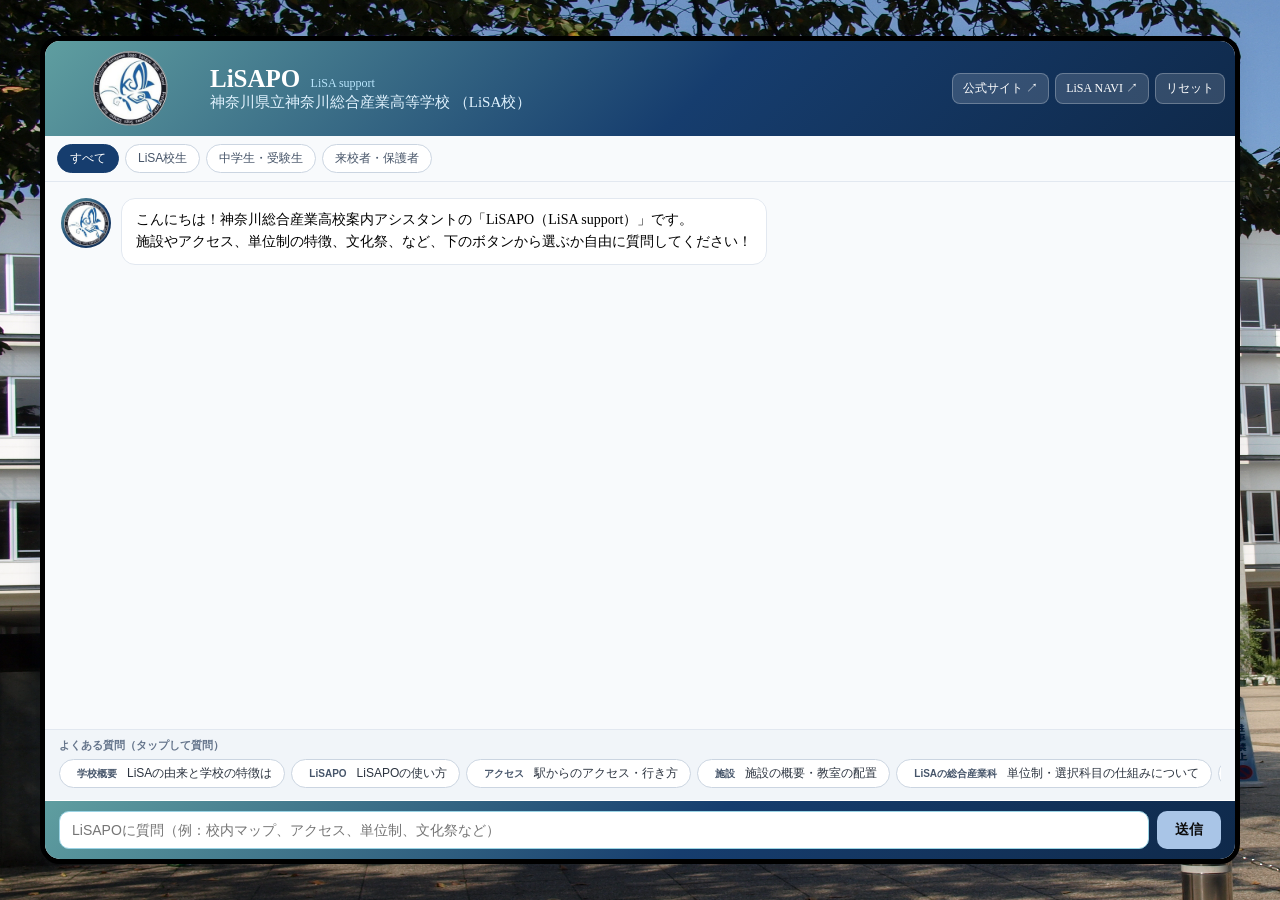
<file: index.html>
<!DOCTYPE html>
<html lang="ja">
<head>
  <meta charset="UTF-8"/>
  <meta name="viewport" content="width=device-width, initial-scale=1.0"/>
  <meta property="og:title" content="LiSAPO (LiSA support) ">
  <meta property="og:description" content="LiSA校への疑問、学校生活を来校者や受験する中学生にもわかりやすく聞けるチャットBotです！">
  <meta property="og:url" content="https://lisapo-bot.github.io/LiSAPO/">
  <meta property="og:type" content="website">
  <meta property="og:site_name" content="LiSAPO">
  <title>LiSAPO (LiSA support) | LiSA校</title>
  <link rel="stylesheet" href="index.css?v=2" />
</head>
<body>
  <div class="app">
    <header class="header">
      <div class="header-left">
        <div class="logo"><img src="LiSA.png" alt="logo" class="picture1"></div>
        <div>
          <h1 class="title">LiSAPO <span>LiSA support</span></h1>
          <p class="subtitle">神奈川県立神奈川総合産業高等学校 （LiSA校）</p>
        </div>
      </div>
      <div class="header-actions">
        <a href="https://www.pen-kanagawa.ed.jp/kanagawasogosangyo-h/zennichi/index.html" target="_blank" rel="noopener noreferrer" class="btn-link">公式サイト ↗</a>
        <a href="https://lisanavi.github.io/map/" target="_blank" rel="noopener noreferrer" class="btn-link">LiSA NAVI ↗</a>
        <button onclick="resetChat()" class="btn-reset">リセット</button>
      </div>
    </header>

    <nav class="tabs" aria-label="対象者切り替え">
      <button onclick="setRole('all')" id="tab-all" class="tab active">すべて</button>
      <button onclick="setRole('current_student')" id="tab-current_student" class="tab">LiSA校生</button>
      <button onclick="setRole('student_prospect')" id="tab-student_prospect" class="tab">中学生・受験生</button>
      <button onclick="setRole('visitor')" id="tab-visitor" class="tab">来校者・保護者</button>
    </nav>

    <main id="chat-messages" class="messages"></main>

    <div class="chips-area">
      <div class="chips-label">よくある質問（タップして質問）</div>
      <div id="quick-chips" class="chips"></div>
    </div>

    <footer class="footer">
      <form onsubmit="handleSubmit(event)" class="form">
        <input type="text" id="user-input" placeholder="LiSAPOに質問（例：校内マップ、アクセス、単位制、文化祭など）" autocomplete="off" />
        <button type="submit">送信</button>
    </footer>
  </div>

  <script>
    const KNOWLEDGE_BASE = [
      {
        id: 'LiSA', category: '学校概要', roles: ['all','current_student','student_prospect','visitor'],
        q: 'LiSAの由来と学校の特徴は',
        kw: ['LiSA','lisa', 'リサ','りさ', '特徴', 'どんな学校', '総合産業', '由来', '意味'],
        a: '\nLiSAは Liberal（自由・教養）、Internationality（国際性）、\nScience & Arts（科学と芸術・技術）、Academy（学び舎）の頭文字です。\n全国唯一の「総合産業科（単位制）」を設置し、工学、情報、環境バイオ、科学、リベラルアーツ分野など\n幅広い選択科目から自分の時間割を組み立てられます！'
      },
      {
        id: 'LiSAPO', category: 'LiSAPO', roles: ['all','current_student','student_prospect','visitor'],
        q: 'LiSAPOの使い方',
        kw: ['LiSAPO','りさぽ','リサポ'],
        a: '\nLiSAPOはLiSA校への疑問、学校生活を来校者や受験する中学生にもわかりやすく聞けるチャットBotです！\n気軽に聞いてね！'
      },
      {
        id: 'access', category: 'アクセス', roles: ['all','current_student','student_prospect','visitor'],
        q: '駅からのアクセス・行き方',
        kw: ['アクセス', '駅', '行き方', '住所', '相模大野', '徒歩', '地図', '駐車場'],
        a: '\n・小田急線「相模大野駅」北口より徒歩約15分\n・住所：〒252-0307 神奈川県相模原市南区文京1丁目11−1\n※来校者用の駐車場はありませんので公共交通機関をご利用ください！'
      },
      {
        id: 'map', category: '施設', roles: ['all','current_student','student_prospect','visitor'],
        q: '施設の概要・教室の配置',
        kw: ['マップ', 'map', '校内図', '配置', '教室', '案内図', '場所', '東棟', '西棟'],
        a: '\n校内の施設や教室の配置は、デジタル校内マップ（LiSAナビ）から確認できます！\n・校内マップ：https://lisanavi.github.io/map/\nLiSAの施設の特徴として・一足制・全館空調完備・バリアフリー化などが挙げられます！\n【主なエリア】\n・1階 事務室、視聴覚室、会議室、食堂、体育館など\n・2階 一般学習室、ロッカースペース、更衣室\n・3階 一般学習室、進路相談室、コンピューター室、美術室\n・4階 一般学習室、音楽室、調理室、被服室\nなどなどの様々な教室あります！'
      },
      {
        id: 'credit', category: 'LiSAの総合産業科', roles: ['all','student_prospect','visitor'],
        q: '単位制・選択科目の仕組みについて',
        kw: ['単位', '選択科目','授業', '理系', '文系',],
        a: '\n学年制ではなく「単位制」です。1年次は共通科目を中心に学び、\n2・3年次は工学、情報、環境バイオ、科学、リベラルアーツ分野などの\n豊富な選択科目群から進路に合わせて履修できます！'
      },
      {
        id: 'rules', category: '校則・服装', roles: ['all','current_student','student_prospect','visitor'],
        q: '制服や校則について',
        kw: ['制服', '私服', '標準服', '校則', '髪型', 'スマホ', 'バイト', '服装'],
        a: '\n校則は他の高校と比べゆるく制服については式典など指定日以外は\n「標準服」または「私服※」のどちらでも登校可能です。（※TPOに合わせた服装）\n生徒の自主性・自律を重んじる校風です！\n詳しくは「公式サイト」の「生徒心得」をご確認ください'
      },
      {
        id: 'events', category: '学校行事', roles: ['all','current_student','student_prospect','visitor'],
        q: '文化祭などの行事は？',
        kw: ['文化祭','行事', '体育祭', '修学旅行', 'イベント'],
        a: '\n【主な行事】\n5月に行われる年次別の遠足では様々な場所で学びを得ます！\n(去年度は1年次はこどもの国2年次は班別自由行動で東京を散策3年次はディズニーへ)\n6月に行われる赤団、青団、緑団、黄団に分かれる体育祭ではリレーやダンスなどの楽しい種目を行います！\n9月では修学旅行に加え、文化祭（LiSA Papillon Festival）が開催されます\n文化祭ではクラス企画や文化部発表に加え、総合産業高校ならではの技術・研究展示が人気です！'
      },
      {
        id: 'activities', category: 'LiSA校生の活動', roles: ['all','student_prospect','visitor'],
        q: 'ボランティアや大会などの実績は？',
        kw: ['活動', 'かつどう', '生徒', 'せいと', 'ボランティア', 'コンテスト', '大会'],
        a: '\nLiSA校生はボランティアや大会に参加します！\nボランティアでは学校周辺の除草作業だったり地域貢献活動\nコンテストや大会では高校生モノづくりコンテストで優勝したりなどLiSA校生が躍進しています！'
      },
      {
        id: 'admission', category: '受験・説明会', roles: ['all','student_prospect'],
        q: '学校説明会や入試の情報は？',
        kw: ['入試', '受検', '受験', '説明会', 'オープンスクール', '体験入学', '倍率'],
        a: '\n夏〜秋にかけて学校説明会・体験授業が実施されます。\n具体的な日程や申込方法、入学者選抜の選考基準は「公式サイト」の「受験生の方へ」をご確認ください！'
      },
      {
        id: 'office', category: '欠席連絡の方法', roles: ['all','current_student'],
        q: '欠席連絡の方法は？',
        kw: ['事務室', '欠席', '遅刻'],
        a: '\n欠席・遅刻連絡は学校指定の連絡システム（または朝の受付時間に電話）で保護者からご連絡ください。\n詳しくは「公式サイト」をご確認ください'
      }
    ];

    let currentRole = 'all';
    const msgEl = document.getElementById('chat-messages');
    const chipsEl = document.getElementById('quick-chips');
    const inputEl = document.getElementById('user-input');

    function init() {
      renderChips();
      resetChat();
    }

    function resetChat() {
      msgEl.innerHTML = '';
      addMsg('bot', 'こんにちは！神奈川総合産業高校案内アシスタントの「LiSAPO（LiSA support）」です。\n施設やアクセス、単位制の特徴、文化祭、など、下のボタンから選ぶか自由に質問してください！');
    }

    function setRole(role) {
      currentRole = role;
      document.querySelectorAll('.tab').forEach(b => b.classList.remove('active'));
      document.getElementById('tab-' + role).classList.add('active');
      renderChips();
    }

    function renderChips() {
      const list = KNOWLEDGE_BASE.filter(i => currentRole === 'all' || i.roles.includes(currentRole));
      chipsEl.innerHTML = list.map(i => `<button type="button" class="chip" onclick="ask('${i.id}')"><span>${i.category}</span>${i.q}</button>`).join('');
    }

    function ask(id) {
      const item = KNOWLEDGE_BASE.find(k => k.id === id);
      if (!item) return;
      addMsg('user', item.q);
      setTimeout(() => addMsg('bot', item.a, item.category), 250);
    }

    function handleSubmit(e) {
      e.preventDefault();
      const text = inputEl.value.trim();
      if (!text) return;
      inputEl.value = '';
      addMsg('user', text);

      const q = text.toLowerCase();
      let best = null, max = 0;
      for (const item of KNOWLEDGE_BASE) {
        const score = item.kw.reduce((s, k) => s + (q.includes(k.toLowerCase()) ? k.length : 0), 0);
        if (score > max) { max = score; best = item; }
      }

      setTimeout(() => {
        if (best) addMsg('bot', best.a, best.category);
        else addMsg('bot', `\n「${text}」についての詳しい情報が見つかりませんでした。\n「校内マップ」「アクセス」「単位制」「文化祭」などのキーワードでお試しください。`, 'ご案内');
      }, 250);
    }

    function addMsg(sender, text, badge = '') {
      const escaped = text.replace(/&/g, '&').replace(/</g, '<').replace(/>/g, '>')
        .replace(/(https?:\/\/[^\s<]+)/g, '<a href="$1" target="_blank" rel="noopener noreferrer">$1</a>')
        .replace(/\n/g, '<br>');

      const div = document.createElement('div');
      div.className = `msg ${sender}`;
      div.innerHTML = sender === 'user'
        ? `<div class="bubble">${escaped}</div>`
        : `<div class="avatar"><img src="LiSA.png" alt="logo" class="picture2"></div><div class="bubble">${badge ? `<div class="badge">${badge}</div>` : ''}${escaped}</div>`;
      msgEl.appendChild(div);
      msgEl.scrollTop = msgEl.scrollHeight;
    }

    init();
  </script>
</body>
</html>
</file>
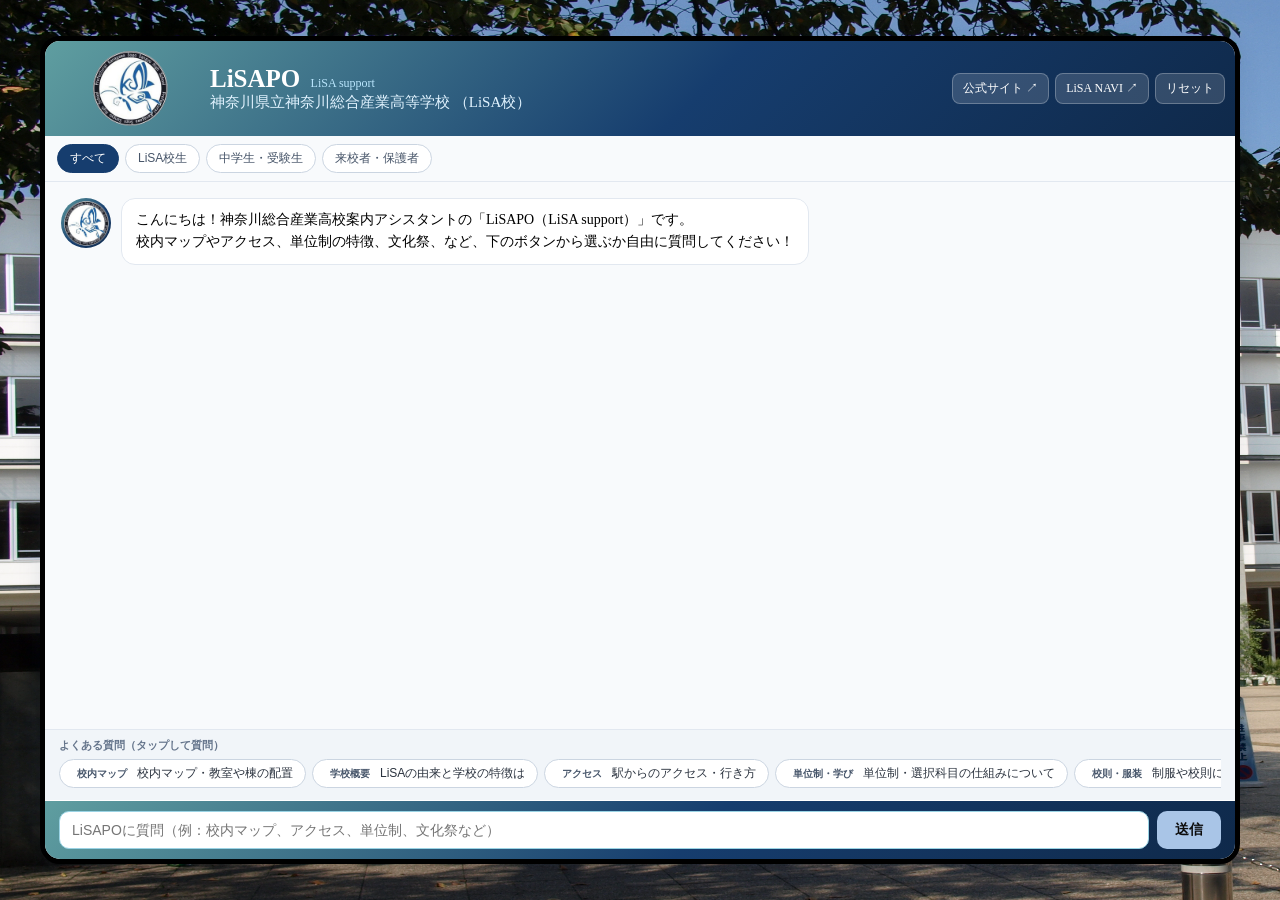
<file: LiSAPO.html>
<!DOCTYPE html>
<html lang="ja">
<head>
  <meta charset="UTF-8" />
  <meta name="viewport" content="width=device-width, initial-scale=1.0" />
  <title>LiSAPO (LiSA support) | 神奈川総合産業高校 案内アシスタント</title>
  <link rel="stylesheet" href="style.css" />
</head>
<body>
  <div class="app">
    <header class="header">
      <div class="header-left">
        <div class="logo"><img src="LiSA.png" alt="logo" class="picture1"></div>
        <div>
          <h1 class="title">LiSAPO <span>LiSA support</span></h1>
          <p class="subtitle">神奈川県立神奈川総合産業高等学校 （LiSA校）</p>
        </div>
      </div>
      <div class="header-actions">
        <a href="https://www.pen-kanagawa.ed.jp/kanagawasogosangyo-h/zennichi/index.html" target="_blank" rel="noopener noreferrer" class="btn-link">公式サイト ↗</a>
        <a href="https://lisanavi.github.io/map/" target="_blank" rel="noopener noreferrer" class="btn-link">LiSA NAVI ↗</a>
        <button onclick="resetChat()" class="btn-reset">リセット</button>
      </div>
    </header>

    <nav class="tabs" aria-label="対象者切り替え">
      <button onclick="setRole('all')" id="tab-all" class="tab active">すべて</button>
      <button onclick="setRole('current_student')" id="tab-current_student" class="tab">LiSA校生</button>
      <button onclick="setRole('student_prospect')" id="tab-student_prospect" class="tab">中学生・受験生</button>
      <button onclick="setRole('visitor')" id="tab-visitor" class="tab">来校者・保護者</button>
    </nav>

    <main id="chat-messages" class="messages"></main>

    <div class="chips-area">
      <div class="chips-label">よくある質問（タップして質問）</div>
      <div id="quick-chips" class="chips"></div>
    </div>

    <footer class="footer">
      <form onsubmit="handleSubmit(event)" class="form">
        <input type="text" id="user-input" placeholder="LiSAPOに質問（例：校内マップ、アクセス、単位制、文化祭など）" autocomplete="off" />
        <button type="submit">送信</button>
    </footer>
  </div>

  <script>
    const KNOWLEDGE_BASE = [
      {
        id: 'map', category: '校内マップ', roles: ['all', 'visitor', 'student_prospect', 'current_student'],
        q: '校内マップ・教室や棟の配置',
        kw: ['マップ', 'map', '校内図', '配置', '教室', '案内図', '場所', '東棟', '西棟'],
        a: '\n校内の施設や教室の配置は、デジタル校内マップ（LiSAナビ）から確認できます！\n・校内マップ：https://lisanavi.github.io/map/\n【主なエリア】\n・1階 事務室、視聴覚室、会議室、食堂、体育館など\n・2階 一般学習室、ロッカースペース、更衣室\n・3階 一般学習室、進路相談室、コンピューター室、美術室\n・4階 一般学習室、音楽室、調理室、被服室\nなどなどの様々な教室あります！'
      },
      {
        id: 'lisa', category: '学校概要', roles: ['all', 'student_prospect', 'visitor'],
        q: 'LiSAの由来と学校の特徴は',
        kw: ['lisa', 'リサ', '特徴', 'どんな学校', '総合産業', '由来', '意味', '学科', 'りさぽ','LiSAPO'],
        a: '\nLiSAは Liberal（自由・教養）、Internationality（国際性）、\nScience & Arts（科学と芸術・技術）、Academy（学び舎）の頭文字です。\n全国唯一の「総合産業科（単位制）」を設置し、理数・情報・工学・環境・デザイン・国際など\n幅広い選択科目から自分の時間割を組み立てられます！'
      },
      {
        id: 'access', category: 'アクセス', roles: ['all', 'visitor', 'student_prospect'],
        q: '駅からのアクセス・行き方',
        kw: ['アクセス', '駅', '行き方', '住所', '相模大野', '徒歩', '地図', '駐車場'],
        a: '\n・小田急線「相模大野駅」北口より徒歩約13分（相模大野中央公園の隣）\n・住所：〒252-0303 相模原市南区相模大野4-1-1\n※来校者用の駐車場はありませんので公共交通機関をご利用ください！'
      },
      {
        id: 'credit', category: '単位制・学び', roles: ['all', 'student_prospect', 'current_student'],
        q: '単位制・選択科目の仕組みについて',
        kw: ['単位', '選択科目', '時間割', '授業', '理系', '文系', '情報', '実験', '実習'],
        a: '\n学年制ではなく「単位制」です。1年次は共通科目を中心に学び、\n2・3年次は理数・工学・情報・ライフサイエンス・アート・国際などの豊富な選択科目群から進路に合わせて履修できます！'
      },
      {
        id: 'rules', category: '校則・服装', roles: ['all', 'student_prospect', 'visitor'],
        q: '制服や校則について',
        kw: ['制服', '私服', '標準服', '校則', '髪型', 'スマホ', 'バイト', '服装'],
        a: '\n式典など指定日以外は「標準服」または「私服※」のどちらでも登校可能です。（※TPOに合わせた服装）\n生徒の自主性・自律を重んじる校風です！'
      },
      {
        id: 'teijisei', category: '施設のルール', roles: ['all', 'current_student', 'visitor'],
        q: '完全下校時刻は？',
        kw: ['定時制', '下校', '17時', '17:00', '完全下校', '部活', '共有'],
        a: '\n全日制と定時制で校舎を共有しているため、全日制の完全下校時刻は原則17:00です！'
      },
      {
        id: 'events', category: '学校行事', roles: ['all', 'student_prospect', 'visitor', 'current_student'],
        q: '文化祭などの行事は？',
        kw: ['文化祭','行事', '体育祭', '修学旅行', 'イベント'],
        a: '\n【主な行事】\n5月に行われる年次別の遠足ではグループに分かれて行動し\n6月に行われる赤団、青団、緑団、黄団に分かれる体育祭ではリレーやダンスなどの楽しい種目を行い\n9月では修学旅行に加え、文化祭が開催されます\n文化祭ではクラス企画や文化部発表に加え、総合産業高校ならではの技術・研究展示が人気です！'
      },
      {
        id: 'admission', category: '受験・説明会', roles: ['all', 'student_prospect', 'visitor'],
        q: '学校説明会や入試の情報は？',
        kw: ['入試', '受検', '受験', '説明会', 'オープンスクール', '体験入学', '倍率'],
        a: '\n夏〜秋にかけて学校説明会・体験授業が実施されます。\n具体的な日程や申込方法、入学者選抜の選考基準は公式サイトの「受験生の方へ」をご確認ください！'
      },
      {
        id: 'office', category: '欠席連絡の方法', roles: ['all', 'current_student', 'visitor'],
        q: '欠席連絡の方法は？',
        kw: ['事務室', '欠席', '遅刻'],
        a: '\n欠席・遅刻連絡は学校指定の連絡システム（または朝の受付時間に電話）で保護者からご連絡ください。\n詳細は公式サイトをご確認ください！'
      }
    ];

    let currentRole = 'all';
    const msgEl = document.getElementById('chat-messages');
    const chipsEl = document.getElementById('quick-chips');
    const inputEl = document.getElementById('user-input');

    function init() {
      renderChips();
      resetChat();
    }

    function resetChat() {
      msgEl.innerHTML = '';
      addMsg('bot', 'こんにちは！神奈川総合産業高校案内アシスタントの「LiSAPO（LiSA support）」です。\n校内マップやアクセス、単位制の特徴、文化祭、など、下のボタンから選ぶか自由に質問してください！');
    }

    function setRole(role) {
      currentRole = role;
      document.querySelectorAll('.tab').forEach(b => b.classList.remove('active'));
      document.getElementById('tab-' + role).classList.add('active');
      renderChips();
    }

    function renderChips() {
      const list = KNOWLEDGE_BASE.filter(i => currentRole === 'all' || i.roles.includes(currentRole));
      chipsEl.innerHTML = list.map(i => `<button type="button" class="chip" onclick="ask('${i.id}')"><span>${i.category}</span>${i.q}</button>`).join('');
    }

    function ask(id) {
      const item = KNOWLEDGE_BASE.find(k => k.id === id);
      if (!item) return;
      addMsg('user', item.q);
      setTimeout(() => addMsg('bot', item.a, item.category), 250);
    }

    function handleSubmit(e) {
      e.preventDefault();
      const text = inputEl.value.trim();
      if (!text) return;
      inputEl.value = '';
      addMsg('user', text);

      const q = text.toLowerCase();
      let best = null, max = 0;
      for (const item of KNOWLEDGE_BASE) {
        const score = item.kw.reduce((s, k) => s + (q.includes(k.toLowerCase()) ? k.length : 0), 0);
        if (score > max) { max = score; best = item; }
      }

      setTimeout(() => {
        if (best) addMsg('bot', best.a, best.category);
        else addMsg('bot', `\n「${text}」についての詳しい情報が見つかりませんでした。\n「校内マップ」「アクセス」「単位制」「文化祭」などのキーワードでお試しください。`, 'ご案内');
      }, 250);
    }

    function addMsg(sender, text, badge = '') {
      const escaped = text.replace(/&/g, '&').replace(/</g, '<').replace(/>/g, '>')
        .replace(/(https?:\/\/[^\s<]+)/g, '<a href="$1" target="_blank" rel="noopener noreferrer">$1</a>')
        .replace(/\n/g, '<br>');

      const div = document.createElement('div');
      div.className = `msg ${sender}`;
      div.innerHTML = sender === 'user'
        ? `<div class="bubble">${escaped}</div>`
        : `<div class="avatar"><img src="LiSA.png" alt="logo" class="picture2"></div><div class="bubble">${badge ? `<div class="badge">${badge}</div>` : ''}${escaped}</div>`;
      msgEl.appendChild(div);
      msgEl.scrollTop = msgEl.scrollHeight;
    }

    init();
  </script>
</body>
</html>
</file>
<file: index.css>
* {
  box-sizing: border-box;
  margin: 0;
  padding: 0;
}

body {
  font-family: "Hiragino Sans";
  background-image: url(LiSAbackground.png);
  background-size: auto; 
  color: #000000;
  height: 100vh;
  height: 100dvh;
  display: flex;
  justify-content: center;
  align-items: center;
}

.app {
  width: 100%;
  max-width: 1200px;
  height: 100%;
  background: #fff;
  display: flex;
  flex-direction: column;
  overflow: hidden;
}

@media (min-width: 640px) {
  .app {
    height: 92vh;
    border-radius: 20px;
    border: 5px solid #000000;
    box-shadow: 0 10px 25px rgba(15, 41, 74, 0.1);
  }
}

.header {
  background: linear-gradient(135deg, #5f9ea0, #163d6e 55%, #0f294a);
  color: #fff;
  padding: 10px 10px;
  display: flex;
  justify-content: space-between;
  align-items: center;
  gap: 2px;
}

.header-left {
  display: flex;
  align-items: center;
  gap: 5px;
}

.logo {
  width: 150px;
  height: 150px;
  overflow: hidden;
  border-radius: 10px;
  display: flex;
  justify-content: center;
  align-items: center;
  font-weight: bold;
  flex-shrink: 0;
  height: auto;
}

.picture1 {
  width: 50%;
  height: 50%;
  object-fit: cover;
  display: block;
}

.picture2 {
  width: 90%;
  height: 90%;
  object-fit: cover;
  display: block;
}

.title {
  font-size: 25px;
  font-weight: bold;
  font-family: "Meiryo UI"; 
}

.title span {
  font-size: 12px;
  font-weight: normal;
  color: #bae6fd;
  margin-left: 4px;
  font-family: "Hiragino Sans";
}

.subtitle {
  font-size: 15px;
  color: #e0f2fe;
  font-family: "Yu Gothic";
}

.header-actions {
  display: flex;
  gap: 6px;
  flex-shrink: 0;
}

.btn-link, .btn-reset {
  font-size: 12px;
  color: #fff;
  background: rgba(255, 255, 255, 0.15);
  border: 1px solid rgba(255, 255, 255, 0.25);
  padding: 6px 10px;
  border-radius: 8px;
  text-decoration: none;
  cursor: pointer;
}

.btn-link:hover, .btn-reset:hover {
  background: rgba(255, 255, 255, 0.25);
}

.tabs {
  display: flex;
  gap: 6px;
  padding: 8px 12px;
  background: #f8fafc;
  border-bottom: 1px solid #e2e8f0;
  overflow-x: auto;
}

.tab {
  padding: 5px 12px;
  border-radius: 999px;
  font-size: 12px;
  border: 1px solid #cbd5e1;
  background: #fff;
  color: #475569;
  cursor: pointer;
  white-space: nowrap;
}

.tab.active {
  background: #163d6e;
  color: #fff;
  border-color: #163d6e;
}

.messages {
  flex: 1;
  overflow-y: auto;
  padding: 16px;
  display: flex;
  flex-direction: column;
  gap: 14px;
  background: #f8fafc;
}

.msg {
  display: flex;
  gap: 10px;
  align-items: flex-start;
}

.msg.user {
  justify-content: flex-end;
}

.avatar {
  width: 50px;
  height: 50px;
  border-radius: 50%;
  background: linear-gradient(135deg, #5f9ea0, #163d6e 55%, #0f294a);
  color: #fff;
  font-size: 20px;
  font-weight: bold;
  display: flex;
  align-items: center;
  justify-content: center;
  flex-shrink: 0;
}

.bubble {
  max-width: 80%;
  padding: 10px 14px;
  border-radius: 14px;
  font-size: 14px;
  line-height: 1.6;
  background: #fff;
  border: 1px solid #e2e8f0;
  word-break: break-word;
}

.msg.user .bubble {
  background: #163d6e;
  color: #fff;
  border: none;
}

.bubble a {
  color: linear-gradient(135deg, #5f9ea0, #163d6e 55%, #0f294a);
  font-weight: bold;
  text-decoration: underline;
}

.badge {
  display: inline-block;
  font-size: 10px;
  font-weight: bold;
  color: #2b333f;
  padding: 1px 6px;
  border-radius: 10px;
  margin-bottom: 4px;
}

.chips-area {
  padding: 8px 14px;
  background: #f1f5f9;
  border-top: 1px solid #e2e8f0;
}

.chips-label {
  font-size: 11px;
  font-weight: bold;
  color: #64748b;
  margin-bottom: 6px;
}

.chips {
  display: flex;
  gap: 6px;
  overflow-x: auto;
  padding-bottom: 4px;
}

.chip {
  white-space: nowrap;
  background: #fff;
  border: 1px solid #cbd5e1;
  border-radius: 999px;
  padding: 5px 12px;
  font-size: 12px;
  color: #2b333f;
  cursor: pointer;
}

.chip:hover {
  border-color: #163d6e;
  background: #f0f9ff;
}

.chip span {
  font-size: 10px;
  font-weight: bold;
  color: #46556a;
  padding: 1px 5px;
  border-radius: 4px;
  margin-right: 5px;
  height: auto;
}

.footer {
  padding: 10px 14px;
  background: linear-gradient(135deg, #5f9ea0, #163d6e 55%, #0f294a);
  border-top: 1px solid #fff;
}

.form {
  display: flex;
  gap: 8px;
}

.form input {
  flex: 1;
  padding: 10px 12px;
  border: 1px solid #9ad3e4;
  border-radius: 10px;
  font-size: 14px;
  outline: none;
}

.form input:focus {
  border-color: #163d6e;
}

.form button {
  background: #a9c5e7;
  color: #0c0c0c;
  border: none;
  border-radius: 10px;
  padding: 0 18px;
  font-size: 14px;
  font-weight: bold;
  cursor: pointer;
  font-family: "Yu Gothic";
}

.form button:hover {
  background: #8daedb;
}

.note {
  font-size: 10px;
  color: #94a3b8;
  text-align: center;
  margin-top: 6px;
  font-family: "Yu Gothic";
}

.note a {
  color: #64748b;
}

/*スマホ対応*/
@media (max-width: 639px) {
  .header {
    flex-direction: column;
    align-items: stretch;
    padding: 10px 12px;
    gap: 8px;
  }

  .header-left {
    width: 100%;
    gap: 10px;
  }

  .logo {
    width: 56px;
  }

  .picture1 {
    width: 85%;
    height: 85%;
  }

  .title {
    font-size: 20px;
  }

  .subtitle {
    font-size: 12px;
  }

  .header-actions {
    width: 100%;
    justify-content: flex-end;
    gap: 6px;
  }

  .btn-link, .btn-reset {
    font-size: 11px;
    padding: 5px 10px;
  }

  .tabs, .chips {
    -webkit-overflow-scrolling: touch;
  }

  .messages {
    padding: 12px;
    gap: 10px;
  }

  .avatar {
    width: 38px;
    height: 38px;
  }

  .bubble {
    max-width: 84%;
    font-size: 13px;
    padding: 8px 12px;
  }

  .footer {
    padding: 8px 10px calc(8px + env(safe-area-inset-bottom));
  }

  .form input {
    font-size: 16px;
    padding: 8px 10px;
  }

  .form button {
    padding: 0 14px;
    font-size: 13px;
  }
}
</file>
<file: style.css>
* {
  box-sizing: border-box;
  margin: 0;
  padding: 0;
}

body {
  font-family: "Hiragino Sans";
  background-image: url(LiSAbackground.png);
  background-size: auto; 
  color: #000000;
  height: 100vh;
  display: flex;
  justify-content: center;
  align-items: center;
}

.app {
  width: 100%;
  max-width: 1200px;
  height: 100%;
  background: #fff;
  display: flex;
  flex-direction: column;
  overflow: hidden;
}

@media (min-width: 640px) {
  .app {
    height: 92vh;
    border-radius: 20px;
    border: 5px solid #000000;
    box-shadow: 0 10px 25px rgba(15, 41, 74, 0.1);
  }
}

/* ヘッダー */
.header {
  background: linear-gradient(135deg, #5f9ea0, #163d6e 55%, #0f294a);
  color: #fff;
  padding: 10px 10px;
  display: flex;
  justify-content: space-between;
  align-items: center;
  gap: 2px;
}

.header-left {
  display: flex;
  align-items: center;
  gap: 5px;
}

.logo {
  width: 150px;
  height: 150px;
  overflow: hidden;
  border-radius: 10px;
  display: flex;
  justify-content: center;
  align-items: center;
  font-weight: bold;
  flex-shrink: 0;
  height: auto;
}
.picture1{
  width: 50%;
  height: 50%;
  object-fit: cover;
  display: block;
}

.picture2{
  width: 90%;
  height: 90%;
  object-fit: cover;
  display: block;
}

.title {
  font-size: 25px;
  font-weight: bold;
  font-family: "Meiryo UI"; 
}

.title span {
  font-size: 12px;
  font-weight: normal;
  color: #bae6fd;
  margin-left: 4px;
  font-family: "Hiragino Sans";
}

.subtitle {
  font-size: 15px;
  color: #e0f2fe;
  font-family: "Yu Gothic";
}

.header-actions {
  display: flex;
  gap: 6px;
  flex-shrink: 0;
}

.btn-link, .btn-reset {
  font-size: 12px;
  color: #fff;
  background: rgba(255, 255, 255, 0.15);
  border: 1px solid rgba(255, 255, 255, 0.25);
  padding: 6px 10px;
  border-radius: 8px;
  text-decoration: none;
  cursor: pointer;
}

.btn-link:hover, .btn-reset:hover {
  background: rgba(255, 255, 255, 0.25);
}

/* タブ */
.tabs {
  display: flex;
  gap: 6px;
  padding: 8px 12px;
  background: #f8fafc;
  border-bottom: 1px solid #e2e8f0;
  overflow-x: auto;
}

.tab {
  padding: 5px 12px;
  border-radius: 999px;
  font-size: 12px;
  border: 1px solid #cbd5e1;
  background: #fff;
  color: #475569;
  cursor: pointer;
  white-space: nowrap;
}

.tab.active {
  background: #163d6e;
  color: #fff;
  border-color: #163d6e;
}

/* チャットエリア */
.messages {
  flex: 1;
  overflow-y: auto;
  padding: 16px;
  display: flex;
  flex-direction: column;
  gap: 14px;
  background: #f8fafc;
}

.msg {
  display: flex;
  gap: 10px;
  align-items: flex-start;
}

.msg.user {
  justify-content: flex-end;
}

.avatar {
  width: 50px;
  height: 50px;
  border-radius: 50%;
  background: linear-gradient(135deg, #5f9ea0, #163d6e 55%, #0f294a);
  color: #fff;
  font-size: 20px;
  font-weight: bold;
  display: flex;
  align-items: center;
  justify-content: center;
  flex-shrink: 0;
}

.bubble {
  max-width: 80%;
  padding: 10px 14px;
  border-radius: 14px;
  font-size: 14px;
  line-height: 1.6;
  background: #fff;
  border: 1px solid #e2e8f0;
  word-break: break-word;
}

.msg.user .bubble {
  background: #163d6e;
  color: #fff;
  border: none;
}

.bubble a {
  color: linear-gradient(135deg, #5f9ea0, #163d6e 55%, #0f294a);
  font-weight: bold;
  text-decoration: underline;
}

.badge {
  display: inline-block;
  font-size: 10px;
  font-weight: bold;
  color: #2b333f;
  padding: 1px 6px;
  border-radius: 10px;
  margin-bottom: 4px;
}

/* クイック質問チップ */
.chips-area {
  padding: 8px 14px;
  background: #f1f5f9;
  border-top: 1px solid #e2e8f0;
}

.chips-label {
  font-size: 11px;
  font-weight: bold;
  color: #64748b;
  margin-bottom: 6px;
}

.chips {
  display: flex;
  gap: 6px;
  overflow-x: auto;
  padding-bottom: 4px;
}

.chip {
  white-space: nowrap;
  background: #fff;
  border: 1px solid #cbd5e1;
  border-radius: 999px;
  padding: 5px 12px;
  font-size: 12px;
  color: #2b333f;
  cursor: pointer;
}

.chip:hover {
  border-color: #163d6e;
  background: #f0f9ff;
}

.chip span {
  font-size: 10px;
  font-weight: bold;
  color: #46556a;
  padding: 1px 5px;
  border-radius: 4px;
  margin-right: 5px;
  height: auto;
}

/* 入力フォーム */
.footer {
  padding: 10px 14px;
  background: linear-gradient(135deg, #5f9ea0, #163d6e 55%, #0f294a);
  border-top: 1px solid #fff;
}

.form {
  display: flex;
  gap: 8px;
}

.form input {
  flex: 1;
  padding: 10px 12px;
  border: 1px solid #9ad3e4;
  border-radius: 10px;
  font-size: 14px;
  outline: none;
}

.form input:focus {
  border-color: #163d6e;
}

.form button {
  background: #a9c5e7;
  color: #0c0c0c;
  border: none;
  border-radius: 10px;
  padding: 0 18px;
  font-size: 14px;
  font-weight: bold;
  cursor: pointer;
  font-family: "Yu Gothic";
}

.form button:hover {
  background: #8daedb;
}

.note {
  font-size: 10px;
  color: #94a3b8;
  text-align: center;
  margin-top: 6px;
  font-family: "Yu Gothic";
}

.note a {
  color: #64748b;
}
</file>
